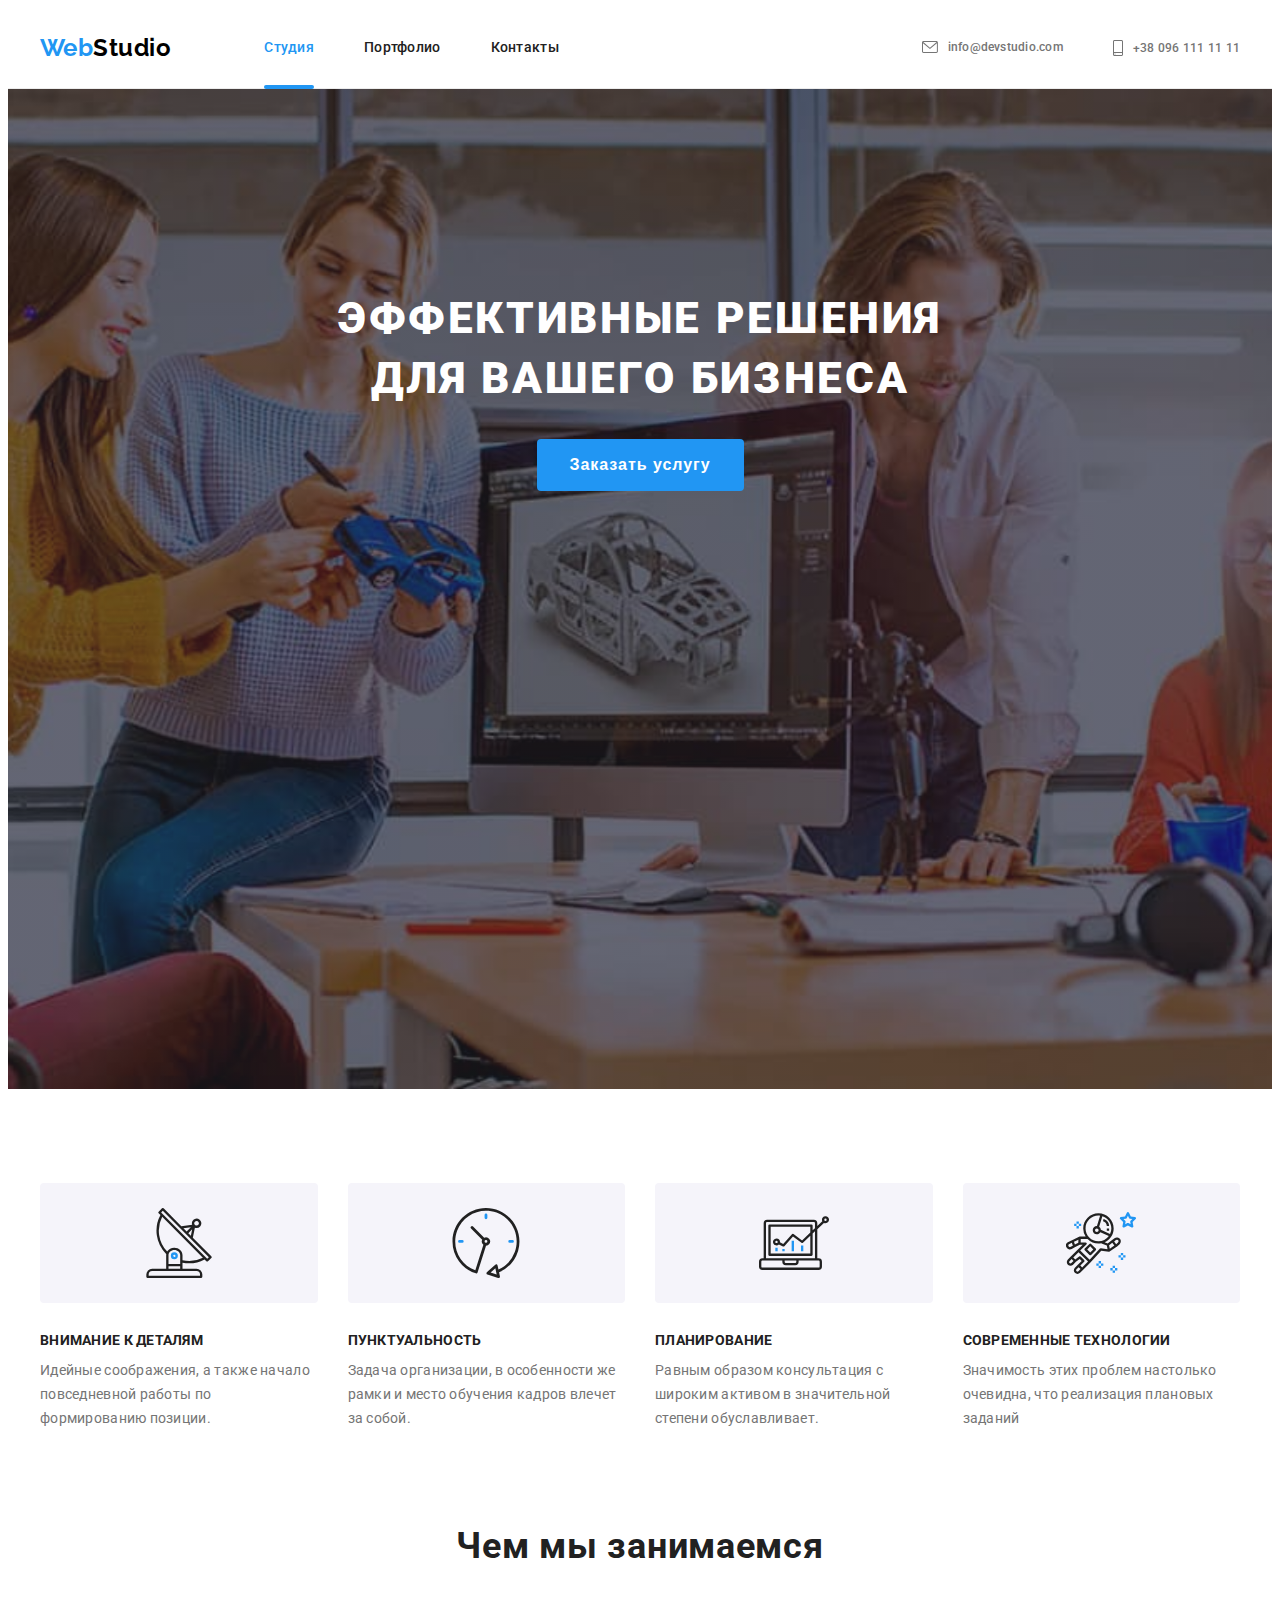
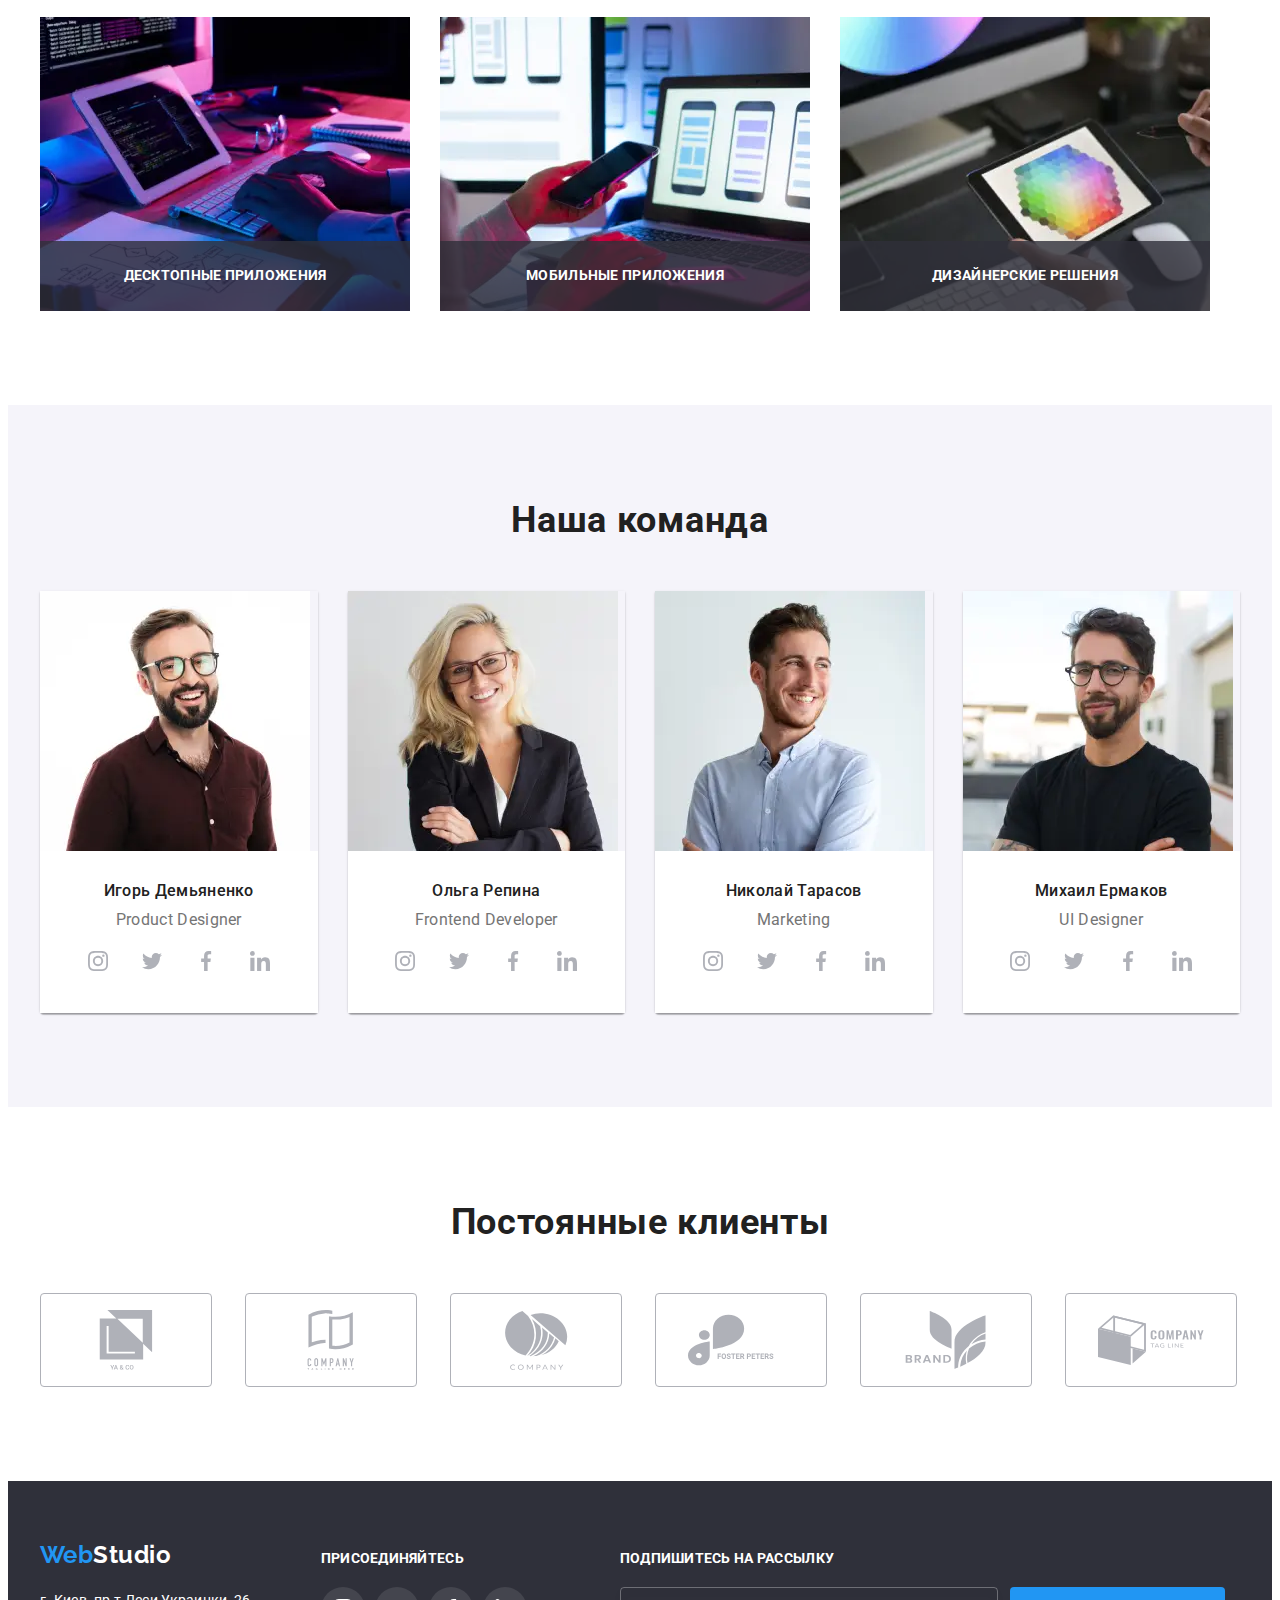
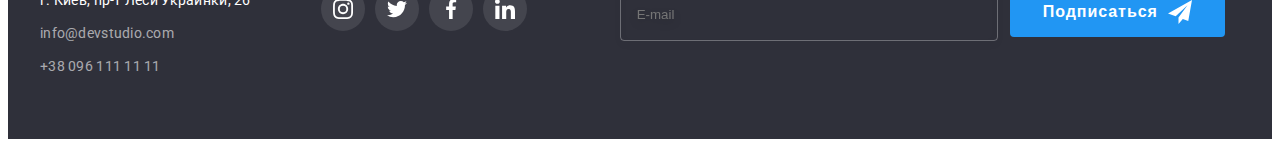
<file: index.html>
<!DOCTYPE html>
<html lang="ru">
  <head>
    <meta charset="UTF-8" />
    <meta http-equiv="X-UA-Compatible" content="IE=edge" />
    <meta name="viewport" content="width=device-width, initial-scale=1.0, user-scalable=yes" />

    <title>WebStudio</title>
    <link rel="preconnect" href="https://fonts.gstatic.com" />
    <link
      href="https://fonts.googleapis.com/css2?family=Raleway:wght@400;500;700&family=Roboto:wght@300;400;500;700;900&display=swap"
      rel="stylesheet"
    />
    <link
      rel="stylesheet"
      href="https://cdnjs.cloudflare.com/ajax/libs/modern-normalize/1.1.0/modern-normalize.min.css"
      integrity="sha512-wpPYUAdjBVSE4KJnH1VR1HeZfpl1ub8YT/NKx4PuQ5NmX2tKuGu6U/JRp5y+Y8XG2tV+wKQpNHVUX03MfMFn9Q=="
      crossorigin="anonymous"
      referrerpolicy="no-referrer"
    />
    <link rel="stylesheet" href="./css/main.min.css" />
  </head>
  <body>
    <!-- ========Header======== -->

    <header class="header">
      <div class="header__line container">
        <nav class="header__nav">
          <a lang="en" class="logo__header link" href="./"
            ><span class="logo__accent">Web</span>Studio</a
          >
          <ul class="menu__list list">
            <li class="menu__item">
              <a class="menu__link link current" href="./index.html">Студия</a>
            </li>
            <li class="menu__item">
              <a class="menu__link link" href="./portfolio.html">Портфолио</a>
            </li>
            <li class="menu__item">
              <a class="menu__link link" href="">Контакты</a>
            </li>
          </ul>
        </nav>
        <button class="burger-btn" data-menu-open>
          <svg class="burger-btn__icon">
            <use href="./images/sprite.svg#icon-menu-burg"></use>
          </svg>
        </button>
        <ul class="header-contacts__list list">
          <li class="header-contacts__item">
            <a class="header-contacts__link link" href="mailto:info@devstudio.com">
              <svg class="header-contacts__svg" width="16px" height="12px">
                <use href="./images/sprite.svg#icon-envelope"></use>
              </svg>
              info@devstudio.com</a
            >
          </li>
          <li class="header-contacts__item">
            <a class="header-contacts__link link" href="tel:+380961111111">
              <svg class="header-contacts__svg" width="10px" height="16px">
                <use href="./images/sprite.svg#icon-smartphone"></use>
              </svg>
              +38 096 111 11 11</a
            >
          </li>
        </ul>
      </div>
      <div class="mobile-menu" data-menu>
        <div class="container mobile-menu__container">
          <button class="close-btn mobile-menu__close-btn" data-menu-close>
            <svg class="close-btn__icon">
              <use href="./images/sprite.svg#icon-menu-close"></use>
            </svg>
          </button>
          <ul class="nav-list list">
            <li class="nav-list__item">
              <a class="nav-list__link link current" href="./index.html">Студия</a>
            </li>
            <li class="nav-list__item">
              <a class="nav-list__link link" href="./portfolio.html">Портфолио</a>
            </li>
            <li class="nav-list__item">
              <a href="" class="nav-list__link link">Контакты</a>
            </li>
          </ul>
          <div class="mobile-menu__wrapper">
            <ul class="mobile-contact__list list">
              <li class="mobile-contact__item">
                <a class="mobile-contact-tel__link link" href="tel:+380961111111"
                  >+38 096 111 11 11</a
                >
              </li>
              <li class="mobile-contact__item">
                <a class="mobile-contact-mailto__link link" href="malito:info@devstudio.com"
                  >info@devstudio.com</a
                >
              </li>
            </ul>
            <ul class="mobile-social-list list">
              <li class="mobile-social-list__item">
                <a href="" class="mobile-social-list__link link">Instagram</a>
              </li>
              <li class="mobile-social-list__item">
                <a href="" class="mobile-social-list__link link">Twitter</a>
              </li>
              <li class="mobile-social-list__item">
                <a href="" class="mobile-social-list__link link">Facebook</a>
              </li>
              <li class="">
                <a href="" class="mobile-social-list__link link">Linkedin</a>
              </li>
            </ul>
          </div>
        </div>
      </div>
    </header>

    <!-- =========Hero======== -->

    <main>
      <section class="hero">
        <div class="container">
          <h1 class="hero__title">Эффективные решения <br />для вашего бизнеса</h1>
          <button class="button" type="button" data-modal-open>Заказать услугу</button>
        </div>
      </section>

      <!-- ========Features======== -->

      <section class="features section">
        <div class="container">
          <h2 class="visually-hidden">Принципы работы студии</h2>
          <ul class="page__grid list">
            <li class="features__item">
              <div class="features__image">
                <svg width="70px" height="70px">
                  <use href="./images/sprite.svg#icon-antenna"></use>
                </svg>
              </div>
              <h3 class="features__title page__title">Внимание к деталям</h3>
              <p class="features__desc">
                Идейные соображения, а также начало повседневной работы по формированию позиции.
              </p>
            </li>
            <li class="features__item">
              <div class="features__image">
                <svg width="70px" height="70px">
                  <use href="./images/sprite.svg#icon-clock"></use>
                </svg>
              </div>
              <h3 class="features__title page__title">Пунктуальность</h3>
              <p class="features__desc">
                Задача организации, в особенности же рамки и место обучения кадров влечет за собой.
              </p>
            </li>
            <li class="features__item">
              <div class="features__image">
                <svg width="70px" height="70px">
                  <use href="./images/sprite.svg#icon-diagram"></use>
                </svg>
              </div>
              <h3 class="features__title page__title">Планирование</h3>
              <p class="features__desc">
                Равным образом консультация с широким активом в значительной степени обуславливает.
              </p>
            </li>
            <li class="features__item">
              <div class="features__image">
                <svg width="70px" height="70px">
                  <use href="./images/sprite.svg#icon-astronaut"></use>
                </svg>
              </div>
              <h3 class="features__title page__title">Современные технологии</h3>
              <p class="features__desc">
                Значимость этих проблем настолько очевидна, что реализация плановых заданий
              </p>
            </li>
          </ul>
        </div>
      </section>
      <!-- ========Services======== -->
      <section class="section-box">
        <div class="container services">
          <h2 class="subtitle">Чем мы занимаемся</h2>
          <ul class="services__list list">
            <li class="services__item">
              <div class="services__card">
                <picture>
                  <source
                    srcset="
                      ./images/services/serv1-webp.webp    1x,
                      ./images/services/serv1-webp@2x.webp 2x
                    "
                    type="image/webp"
                  />
                  <source
                    srcset="
                      ./images/services/serv1-img.jpg    1x,
                      ./images/services/serv1-img@2x.jpg 2x
                    "
                  />

                  <img
                    class=""
                    src="#"
                    alt="разработка деcктопного приложения"
                    width="370"
                    height="294"
                  />
                </picture>

                <p class="page__title services__desc">Десктопные приложения</p>
              </div>
            </li>
            <li class="services__item">
              <div class="services__card">
                <picture>
                  <source
                    srcset="
                      ./images/services/serv2-webp.webp    1x,
                      ./images/services/serv2-webp@2x.webp 2x
                    "
                    type="image/webp"
                  />
                  <source
                    srcset="
                      ./images/services/serv2-img.jpg    1x,
                      ./images/services/serv2-img@2x.jpg 2x
                    "
                  />

                  <img
                    class=""
                    src="#"
                    alt="разработка мобильного приложения"
                    width="370"
                    height="294"
                  />
                </picture>

                <h3 class="page__title services__desc">Мобильные приложения</h3>
              </div>
            </li>
            <li class="services__item">
              <div class="services__card">
                <picture>
                  <source
                    srcset="
                      ./images/services/serv3-webp.webp    1x,
                      ./images/services/serv3-webp@2x.webp 2x
                    "
                    type="image/webp"
                  />
                  <source
                    srcset="
                      ./images/services/serv3-img.jpg    1x,
                      ./images/services/serv3-img@2x.jpg 2x
                    "
                  />

                  <img
                    class=""
                    src="#"
                    alt="разработка приложения для планшета"
                    width="370"
                    height="294"
                  />
                </picture>

                <h3 class="page__title services__desc">Дизайнерские решения</h3>
              </div>
            </li>
          </ul>
        </div>
      </section>

      <!-- ========Team======== -->

      <section class="team section">
        <div class="container">
          <h2 class="subtitle">Наша команда</h2>
          <ul class="page__grid list">
            <li class="team__item">
              <picture>
                <source
                  media="(min-width: 1200px)"
                  srcset="
                    ./images/team/team1-webp-desktop.webp    1x,
                    ./images/team/team1-webp-desktop@2x.webp 2x
                  "
                  type="image/webp"
                />
                <source
                  media="(min-width: 1200px)"
                  srcset="
                    ./images/team/team1-img-desktop.jpg    1x,
                    ./images/team/team1-img-desktop@2x.jpg 2x
                  "
                />

                <source
                  media="(min-width: 768px)"
                  srcset="
                    ./images/team/team1-webp-tablet.webp    1x,
                    ./images/team/team1-webp-tablet@2x.webp 2x
                  "
                  type="image/webp"
                />
                <source
                  media="(min-width: 768px)"
                  srcset="
                    ./images/team/team1-img-tablet.jpg    1x,
                    ./images/team/team1-img-tablet@2x.jpg 2x
                  "
                />

                <source
                  media="(min-width: 320px)"
                  srcset="
                    ./images/team/team1-webp-mobile.webp    1x,
                    ./images/team/team1-webp-mobile@2x.webp 2x
                  "
                  type="image/webp"
                />
                <source
                  media="(min-width: 320px)"
                  srcset="
                    ./images/team/team1-img-mobile.jpg    1x,
                    ./images/team/team1-img-mobile@2x.jpg 2x
                  "
                />

                <img class="team-img" src="#" alt="Игорь Демьяненко" />
              </picture>

              <div class="team-card">
                <h3 class="team-card__name">Игорь Демьяненко</h3>
                <p class="team-card__profession">Product Designer</p>
                <ul class="social__list list">
                  <li class="social__item">
                    <a class="social__link link" href="">
                      <svg class="social__svg" width="20px" height="20px">
                        <use href="./images/sprite.svg#icon-instagram"></use>
                      </svg>
                    </a>
                  </li>
                  <li class="social__item">
                    <a class="social__link link" href="">
                      <svg class="social__svg" width="20px" height="20px">
                        <use href="./images/sprite.svg#icon-twitter"></use>
                      </svg>
                    </a>
                  </li>
                  <li class="social__item">
                    <a class="social__link link" href="">
                      <svg class="social__svg" width="20px" height="20px">
                        <use href="./images/sprite.svg#icon-facebook"></use>
                      </svg>
                    </a>
                  </li>
                  <li class="social__item">
                    <a class="social__link link" href="">
                      <svg class="social__svg" width="20px" height="20px">
                        <use href="./images/sprite.svg#icon-linkedin"></use>
                      </svg>
                    </a>
                  </li>
                </ul>
              </div>
            </li>
            <li class="team__item">
              <picture>
                <source
                  media="(min-width: 1200px)"
                  srcset="
                    ./images/team/team2-webp-desktop.webp    1x,
                    ./images/team/team2-webp-desktop@2x.webp 2x
                  "
                  type="image/webp"
                />
                <source
                  media="(min-width: 1200px)"
                  srcset="
                    ./images/team/team2-img-desktop.jpg    1x,
                    ./images/team/team2-img-desktop@2x.jpg 2x
                  "
                />

                <source
                  media="(min-width: 768px)"
                  srcset="
                    ./images/team/team2-webp-tablet.webp    1x,
                    ./images/team/team2-webp-tablet@2x.webp 2x
                  "
                  type="image/webp"
                />
                <source
                  media="(min-width: 768px)"
                  srcset="
                    ./images/team/team2-img-tablet.jpg    1x,
                    ./images/team/team2-img-tablet@2x.jpg 2x
                  "
                />

                <source
                  media="(min-width: 320px)"
                  srcset="
                    ./images/team/team2-webp-mobile.webp    1x,
                    ./images/team/team2-webp-mobile@2x.webp 2x
                  "
                  type="image/webp"
                />
                <source
                  media="(min-width: 320px)"
                  srcset="
                    ./images/team/team2-img-mobile.jpg    1x,
                    ./images/team/team2-img-mobile@2x.jpg 2x
                  "
                />

                <img class="team-img" src="#" alt="Ольга Репина" />
              </picture>

              <div class="team-card">
                <h3 class="team-card__name">Ольга Репина</h3>
                <p class="team-card__profession">Frontend Developer</p>
                <ul class="social__list list">
                  <li class="social__item">
                    <a class="social__link link" href="">
                      <svg class="team-sosial-svg" width="20px" height="20px">
                        <use href="./images/sprite.svg#icon-instagram"></use>
                      </svg>
                    </a>
                  </li>
                  <li class="social__item">
                    <a class="social__link link" href="">
                      <svg class="social__svg" width="20px" height="20px">
                        <use href="./images/sprite.svg#icon-twitter"></use>
                      </svg>
                    </a>
                  </li>
                  <li class="social__item">
                    <a class="social__link link" href="">
                      <svg class="social__svg" width="20px" height="20px">
                        <use href="./images/sprite.svg#icon-facebook"></use>
                      </svg>
                    </a>
                  </li>
                  <li class="social__item">
                    <a class="social__link link" href="">
                      <svg class="social__svg" width="20px" height="20px">
                        <use href="./images/sprite.svg#icon-linkedin"></use>
                      </svg>
                    </a>
                  </li>
                </ul>
              </div>
            </li>
            <li class="team__item">
              <picture>
                <source
                  media="(min-width: 1200px)"
                  srcset="
                    ./images/team/team3-webp-desktop.webp    1x,
                    ./images/team/team3-webp-desktop@2x.webp 2x
                  "
                  type="image/webp"
                />
                <source
                  media="(min-width: 1200px)"
                  srcset="
                    ./images/team/team3-img-desktop.jpg    1x,
                    ./images/team/team3-img-desktop@2x.jpg 2x
                  "
                />

                <source
                  media="(min-width: 768px)"
                  srcset="
                    ./images/team/team3-webp-tablet.webp    1x,
                    ./images/team/team3-webp-tablet@2x.webp 2x
                  "
                  type="image/webp"
                />
                <source
                  media="(min-width: 768px)"
                  srcset="
                    ./images/team/team3-img-tablet.jpg    1x,
                    ./images/team/team3-img-tablet@2x.jpg 2x
                  "
                />

                <source
                  media="(min-width: 320px)"
                  srcset="
                    ./images/team/team3-webp-mobile.webp    1x,
                    ./images/team/team3-webp-mobile@2x.webp 2x
                  "
                  type="image/webp"
                />
                <source
                  media="(min-width: 320px)"
                  srcset="
                    ./images/team/team3-img-mobile.jpg    1x,
                    ./images/team/team3-img-mobile@2x.jpg 2x
                  "
                />

                <img class="team-img" src="#" alt="Николай Тарасов" />
              </picture>

              <div class="team-card">
                <h3 class="team-card__name">Николай Тарасов</h3>
                <p class="team-card__profession">Marketing</p>
                <ul class="social__list list">
                  <li class="social__item">
                    <a class="social__link link" href="">
                      <svg class="social__svg" width="20px" height="20px">
                        <use href="./images/sprite.svg#icon-instagram"></use>
                      </svg>
                    </a>
                  </li>
                  <li class="social__item">
                    <a class="social__link link" href="">
                      <svg class="social__svg" width="20px" height="20px">
                        <use href="./images/sprite.svg#icon-twitter"></use>
                      </svg>
                    </a>
                  </li>
                  <li class="social__item">
                    <a class="social__link link" href="">
                      <svg class="social__svg" width="20px" height="20px">
                        <use href="./images/sprite.svg#icon-facebook"></use>
                      </svg>
                    </a>
                  </li>
                  <li class="social__item">
                    <a class="social__link link" href="">
                      <svg class="social__svg" width="20px" height="20px">
                        <use href="./images/sprite.svg#icon-linkedin"></use>
                      </svg>
                    </a>
                  </li>
                </ul>
              </div>
            </li>
            <li class="team__item">
              <picture>
                <source
                  media="(min-width: 1200px)"
                  srcset="
                    ./images/team/team4-webp-desktop.webp    1x,
                    ./images/team/team4-webp-desktop@2x.webp 2x
                  "
                  type="image/webp"
                />
                <source
                  media="(min-width: 1200px)"
                  srcset="
                    ./images/team/team4-img-desktop.jpg    1x,
                    ./images/team/team4-img-desktop@2x.jpg 2x
                  "
                />

                <source
                  media="(min-width: 768px)"
                  srcset="
                    ./images/team/team4-webp-tablet.webp    1x,
                    ./images/team/team4-webp-tablet@2x.webp 2x
                  "
                  type="image/webp"
                />
                <source
                  media="(min-width: 768px)"
                  srcset="
                    ./images/team/team4-img-tablet.jpg    1x,
                    ./images/team/team4-img-tablet@2x.jpg 2x
                  "
                />

                <source
                  media="(min-width: 320px)"
                  srcset="
                    ./images/team/team4-webp-mobile.webp    1x,
                    ./images/team/team4-webp-mobile@2x.webp 2x
                  "
                  type="image/webp"
                />
                <source
                  media="(min-width: 320px)"
                  srcset="
                    ./images/team/team4-img-mobile.jpg    1x,
                    ./images/team/team4-img-mobile@2x.jpg 2x
                  "
                />

                <img class="team-img" src="#" alt="Михаил Ермаков" />
              </picture>

              <div class="team-card">
                <h3 class="team-card__name">Михаил Ермаков</h3>
                <p class="team-card__profession">UI Designer</p>
                <ul class="social__list list">
                  <li class="social__item">
                    <a class="social__link link" href="">
                      <svg class="social__svg" width="20px" height="20px">
                        <use href="./images/sprite.svg#icon-instagram"></use>
                      </svg>
                    </a>
                  </li>
                  <li class="social__item">
                    <a class="social__link link" href="">
                      <svg class="social__svg" width="20px" height="20px">
                        <use href="./images/sprite.svg#icon-twitter"></use>
                      </svg>
                    </a>
                  </li>
                  <li class="social__item">
                    <a class="social__link link" href="">
                      <svg class="social__svg" width="20px" height="20px">
                        <use href="./images/sprite.svg#icon-facebook"></use>
                      </svg>
                    </a>
                  </li>
                  <li class="social__item">
                    <a class="social__link link" href="">
                      <svg class="social__svg" width="20px" height="20px">
                        <use href="./images/sprite.svg#icon-linkedin"></use>
                      </svg>
                    </a>
                  </li>
                </ul>
              </div>
            </li>
          </ul>
        </div>
      </section>

      <!-- =======Clients====== -->

      <section class="section">
        <div class="container">
          <h2 class="subtitle">Постоянные клиенты</h2>
          <ul class="page__grid clients__list list">
            <li class="clients__item">
              <a class="clients__link link" href="">
                <svg class="clients__svg">
                  <use href="./images/sprite.svg#icon-client1"></use>
                </svg>
              </a>
            </li>
            <li class="clients__item">
              <a class="clients__link link" href="">
                <svg class="clients__svg">
                  <use href="./images/sprite.svg#icon-client2"></use>
                </svg>
              </a>
            </li>
            <li class="clients__item">
              <a class="clients__link link" href="">
                <svg class="clients__svg">
                  <use href="./images/sprite.svg#icon-client3"></use>
                </svg>
              </a>
            </li>
            <li class="clients__item">
              <a class="clients__link link" href="">
                <svg class="clients__svg">
                  <use href="./images/sprite.svg#icon-client4"></use>
                </svg>
              </a>
            </li>
            <li class="clients__item">
              <a class="clients__link link" href="">
                <svg class="clients__svg">
                  <use href="./images/sprite.svg#icon-client5"></use>
                </svg>
              </a>
            </li>
            <li class="clients__item">
              <a class="clients__link link" href="">
                <svg class="clients__svg">
                  <use href="./images/sprite.svg#icon-client6"></use>
                </svg>
              </a>
            </li>
          </ul>
        </div>
      </section>
    </main>

    <!-- ========Footer======== -->

    <footer class="footer">
      <div class="footer__line container">
        <div class="footer-thumb-tablet">
          <div class="footer-thumb">
            <a lang="en" class="logo__footer link" href="/"
              ><span class="logo__accent">Web</span>Studio</a
            >
            <address class="footer-address list">г. Киев, пр-т Леси Украинки, 26</address>
            <ul class="footer-contact__list list">
              <li class="footer-contact__item">
                <a class="footer-contact__link link" href="malito:info@devstudio.com"
                  >info@devstudio.com</a
                >
              </li>
              <li class="footer-contact__item">
                <a class="footer-contact__link link" href="tel:+380961111111">+38 096 111 11 11</a>
              </li>
            </ul>
          </div>
          <div class="footer-social-contacts footer-thumb">
            <h3 class="page__title social__title--white">Присоединяйтесь</h3>
            <ul class="social__list list">
              <li class="social__item social__item--white">
                <a class="social__link link social__link--white" href="">
                  <svg class="social__svg" width="20px" height="20px">
                    <use href="./images/sprite.svg#icon-instagram"></use>
                  </svg>
                </a>
              </li>
              <li class="social__item social__item--white">
                <a class="social__link link social__link--white" href="">
                  <svg class="sosial__svg" width="20px" height="20px">
                    <use href="./images/sprite.svg#icon-twitter"></use>
                  </svg>
                </a>
              </li>
              <li class="social__item social__item--white">
                <a class="social__link link social__link--white" href="">
                  <svg class="social__svg" width="20px" height="20px">
                    <use href="./images/sprite.svg#icon-facebook"></use>
                  </svg>
                </a>
              </li>
              <li class="social__item social__item--white">
                <a class="social__link link social__link--white" href="">
                  <svg class="social__svg" width="20px" height="20px">
                    <use href="./images/sprite.svg#icon-linkedin"></use>
                  </svg>
                </a>
              </li>
            </ul>
          </div>
        </div>
        <div class="footer__signup">
          <h3 class="page__title social__title--white">Подпишитесь на рассылку</h3>
          <form class="footer-form" name="form-singup" autocomplete="on">
            <label class="footer-form__lable">
              <input class="footer-form__input" type="email" name="email" placeholder="E-mail" />
            </label>
            <button class="button__footer button" type="submit">
              Подписаться
              <svg class="button__footer--svg" width="24px" height="24px">
                <use href="./images/sprite.svg#icon-send"></use>
              </svg>
            </button>
          </form>
        </div>
      </div>
    </footer>

    <!-- =======Backdrop======== -->

    <div class="backdrop is-hidden" data-modal>
      <div class="modal">
        <button class="modal__close" type="button" data-modal-close>
          <svg width="18" height="18">
            <use href="./images/sprite.svg#icon-close"></use>
          </svg>
        </button>
        <form class="form">
          <p class="form__title">Оставьте свои данные, мы вам перезвоним</p>
          <div class="modal-form">
            <label class="modal-form__lable">
              Имя
              <input class="modal-form__input" type="text" name="name" placeholder=" " required />
              <svg class="modal-form__input--svg" width="18px" height="18px">
                <use href="./images/sprite.svg#icon-person-modal"></use>
              </svg>
            </label>
          </div>
          <div class="modal-form">
            <label class="modal-form__lable">
              Телефон
              <input class="modal-form__input" type="number" name="tel" placeholder=" " required />
              <svg class="modal-form__input--svg" width="18px" height="18px">
                <use href="./images/sprite.svg#icon-phone-modal"></use>
              </svg>
            </label>
          </div>
          <div class="modal-form">
            <label class="modal-form__lable">
              Почта
              <input class="modal-form__input" type="email" name="email" placeholder=" " required />
              <svg class="modal-form__input--svg" width="18px" height="18px">
                <use href="./images/sprite.svg#icon-email-modal"></use>
              </svg>
            </label>
          </div>
          <div class="modal-form">
            <label class="modal-form__lable modal-form__textarea">
              Комментарий
              <textarea
                class="modal-form__comment modal-form__input"
                name="comment"
                rows="5"
                placeholder="Введите текст"
              ></textarea>
            </label>
          </div>
          <div class="modal-form">
            <label class="modal-form__checkbox">
              <input
                class="checkbox"
                type="checkbox"
                name="topic"
                value="checked"
                checked
                required
              />
              <span class="checkbox__icon"></span>
              <span
                >Соглашаюсь с рассылкой и принимаю
                <a class="checkbox__link" href="#">Условия договора</a></span
              >
            </label>
          </div>

          <button class="button__form button" type="submit">Отправить</button>
        </form>
      </div>
    </div>

    <script src="./js/modal.js"></script>
    <script src="./js/menu.js"></script>
  </body>
</html>
</file>
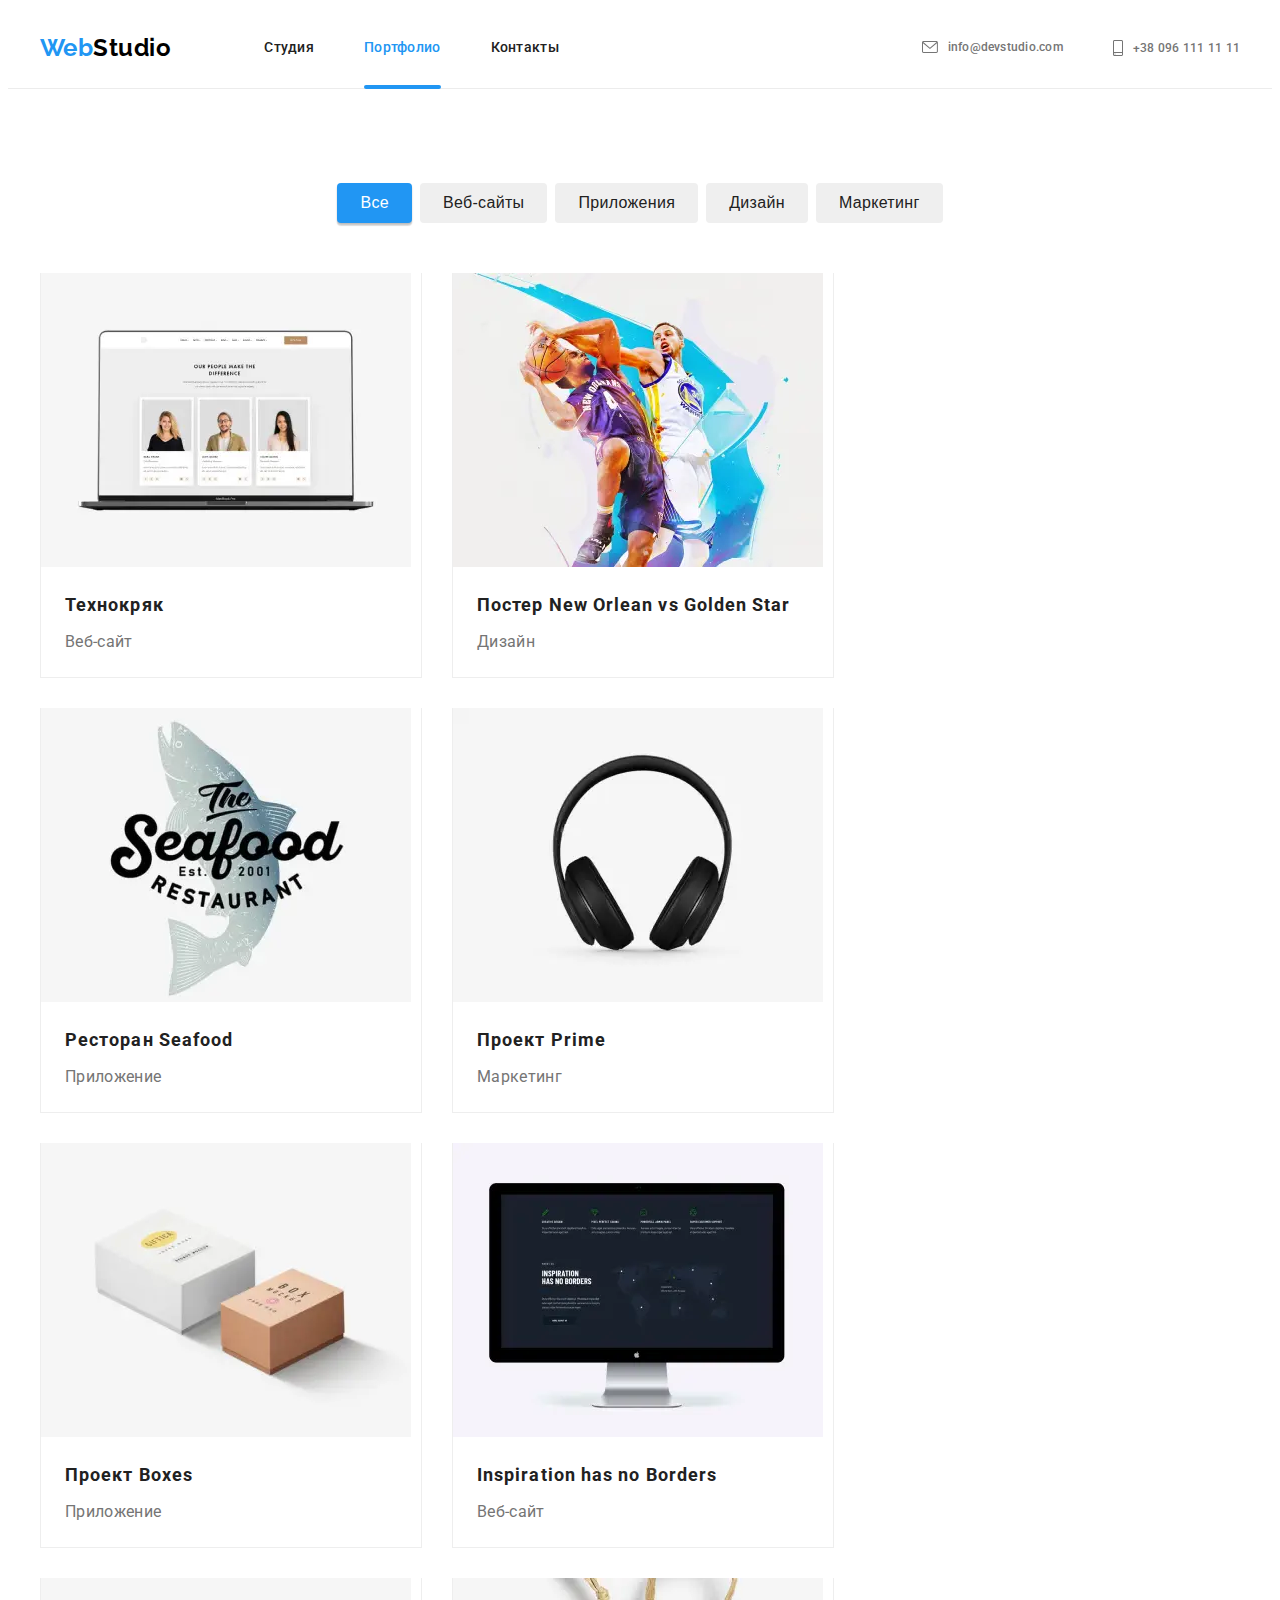
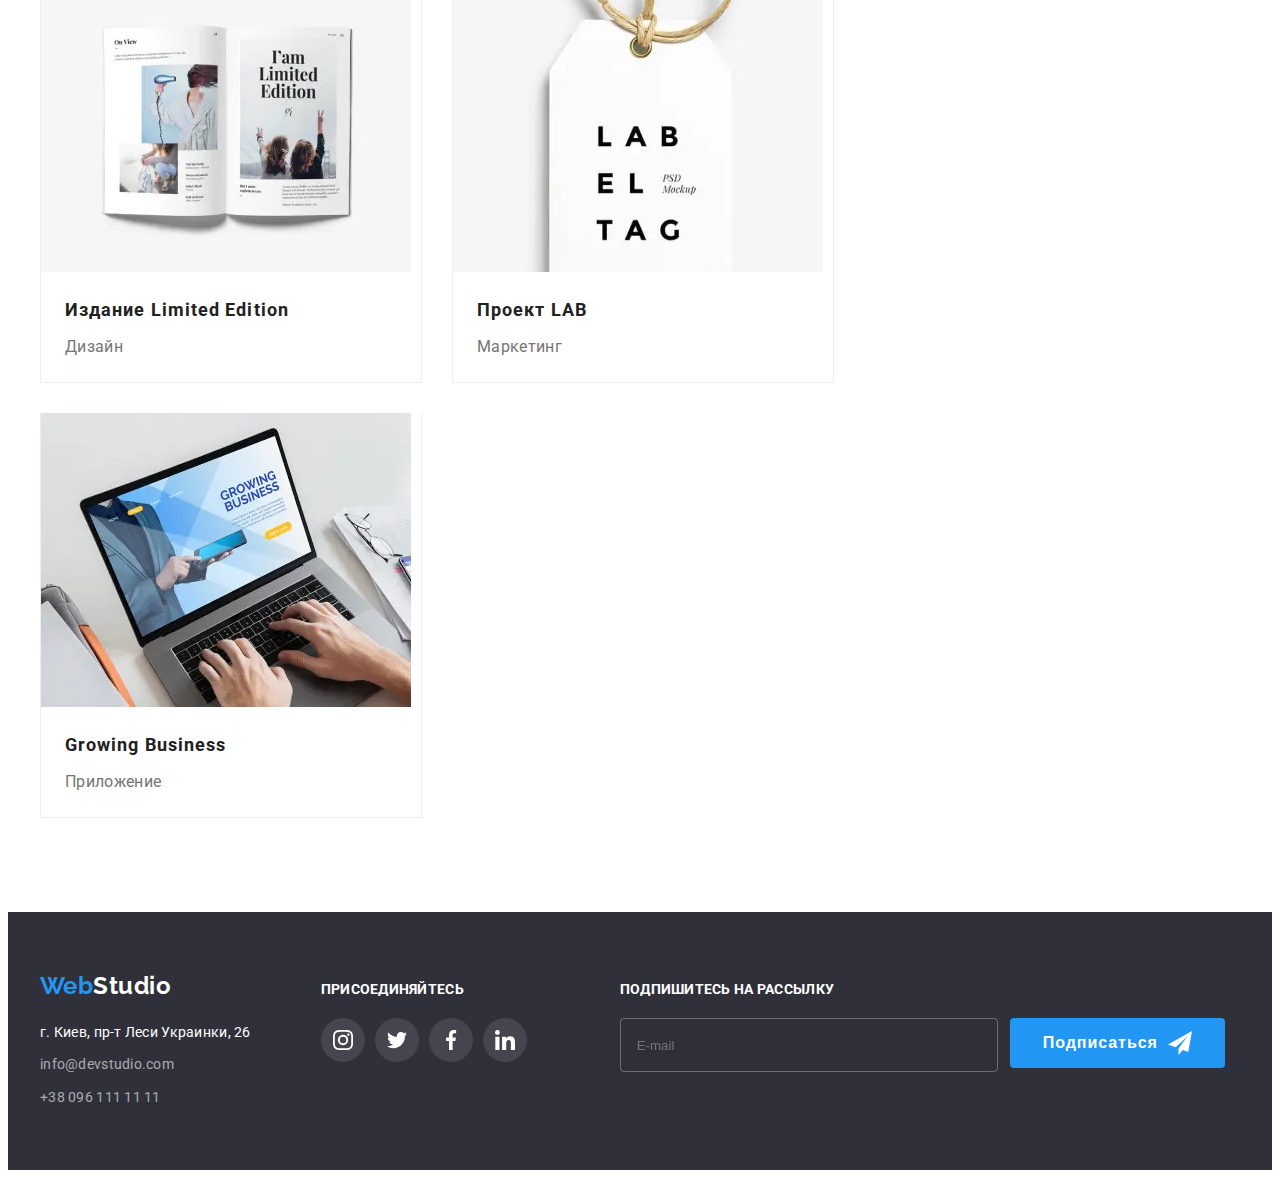
<file: portfolio.html>
<!DOCTYPE html>
<html lang="ru">
  <head>
    <meta charset="UTF-8" />
    <meta http-equiv="X-UA-Compatible" content="IE=edge" />
    <meta name="viewport" content="width=device-width, initial-scale=1.0, user-scalable=yes" />
    <title>WebStudio</title>
    <link rel="preconnect" href="https://fonts.gstatic.com" />
    <link
      href="https://fonts.googleapis.com/css2?family=Raleway:wght@400;500;700&family=Roboto:wght@300;400;500;700;900&display=swap"
      rel="stylesheet"
    />
    <link
      rel="stylesheet"
      href="https://cdnjs.cloudflare.com/ajax/libs/modern-normalize/1.1.0/modern-normalize.min.css"
      integrity="sha512-wpPYUAdjBVSE4KJnH1VR1HeZfpl1ub8YT/NKx4PuQ5NmX2tKuGu6U/JRp5y+Y8XG2tV+wKQpNHVUX03MfMFn9Q=="
      crossorigin="anonymous"
      referrerpolicy="no-referrer"
    />
    <link rel="stylesheet" href="./css/main.min.css" />
  </head>
  <body>
    <!-- =======Header====== -->
    <header class="header">
      <div class="header__line container">
        <nav class="header__nav">
          <a lang="en" class="logo__header link" href="./"
            ><span class="logo__accent">Web</span>Studio</a
          >
          <ul class="menu__list list">
            <li class="menu__item">
              <a class="menu__link link" href="./index.html">Студия</a>
            </li>
            <li class="menu__item">
              <a class="menu__link link current" href="./portfolio.html">Портфолио</a>
            </li>
            <li class="menu__item">
              <a class="menu__link link" href="">Контакты</a>
            </li>
          </ul>
        </nav>
        <button class="burger-btn" data-menu-open>
          <svg class="burger-btn__icon">
            <use href="./images/sprite.svg#icon-menu-burg"></use>
          </svg>
        </button>
        <ul class="header-contacts__list list">
          <li class="header-contacts__item">
            <a class="header-contacts__link link" href="mailto:info@devstudio.com">
              <svg class="header-contacts__svg" width="16px" height="12px">
                <use href="./images/sprite.svg#icon-envelope"></use>
              </svg>
              info@devstudio.com</a
            >
          </li>
          <li class="header-contacts__item">
            <a class="header-contacts__link link" href="tel:+380961111111">
              <svg class="header-contacts__svg" width="10px" height="16px">
                <use href="./images/sprite.svg#icon-smartphone"></use>
              </svg>
              +38 096 111 11 11</a
            >
          </li>
        </ul>
      </div>
      <div class="mobile-menu" data-menu>
        <div class="container mobile-menu__container">
          <button class="close-btn mobile-menu__close-btn" data-menu-close>
            <svg class="close-btn__icon">
              <use href="./images/sprite.svg#icon-menu-close"></use>
            </svg>
          </button>
          <ul class="nav-list list">
            <li class="nav-list__item">
              <a class="nav-list__link link" href="./index.html">Студия</a>
            </li>
            <li class="nav-list__item">
              <a class="nav-list__link link current" href="./portfolio.html">Портфолио</a>
            </li>
            <li class="nav-list__item">
              <a href="" class="nav-list__link link">Контакты</a>
            </li>
          </ul>
          <ul class="mobile-contact__list list">
            <li class="mobile-contact__item">
              <a class="mobile-contact-tel__link link" href="tel:+380961111111"
                >+38 096 111 11 11</a
              >
            </li>
            <li class="mobile-contact__item">
              <a class="mobile-contact-mailto__link link" href="malito:info@devstudio.com"
                >info@devstudio.com</a
              >
            </li>
          </ul>
          <ul class="mobile-social-list list">
            <li class="mobile-social-list__item">
              <a href="" class="mobile-social-list__link link">Instagram</a>
            </li>
            <li class="mobile-social-list__item">
              <a href="" class="mobile-social-list__link link">Twitter</a>
            </li>
            <li class="mobile-social-list__item">
              <a href="" class="mobile-social-list__link link">Facebook</a>
            </li>
            <li class="">
              <a href="" class="mobile-social-list__link link">Linkedin</a>
            </li>
          </ul>
        </div>
      </div>
    </header>

    <!-- =======Filter======= -->

    <main>
      <section class="section">
        <h1 class="visually-hidden">Наше портфолио</h1>
        <div class="container">
          <h2 class="visually-hidden">Фильтр</h2>
          <ul class="filter-menu list">
            <li class="filter-menu__item">
              <button class="filter-menu__btn current" type="button">Все</button>
            </li>

            <li class="filter-menu__item">
              <button class="filter-menu__btn" type="button">Веб-сайты</button>
            </li>

            <li class="filter-menu__item">
              <button class="filter-menu__btn" type="button">Приложения</button>
            </li>

            <li class="filter-menu__item">
              <button class="filter-menu__btn" type="button">Дизайн</button>
            </li>

            <li class="filter-menu__item">
              <button class="filter-menu__btn" type="button">Маркетинг</button>
            </li>
          </ul>

          <!-- =======Projects====== -->

          <ul class="page__grid list">
            <li class="projects__item">
              <a class="projects__link link" href="">
                <div class="projects-overlay">
                  <picture>
                    <source
                      media="(min-width: 1200px)"
                      srcset="
                        ./images/portfolio/port1-webp-desktop.webp    1x,
                        ./images/portfolio/port1-webp-desktop@2x.webp 2x
                      "
                      type="image/webp"
                    />
                    <source
                      media="(min-width: 1200px)"
                      srcset="
                        ./images/portfolio/port1-img-desktop.jpg    1x,
                        ./images/portfolio/port1-img-desktop@2x.jpg 2x
                      "
                    />

                    <source
                      media="(min-width: 768px)"
                      srcset="
                        ./images/portfolio/port1-webp-tablet.webp    1x,
                        ./images/portfolio/port1-webp-tablet@2x.webp 2x
                      "
                      type="image/webp"
                    />
                    <source
                      media="(min-width: 768px)"
                      srcset="
                        ./images/portfolio/port1-img-tablet.jpg    1x,
                        ./images/portfolio/port1-img-tablet@2x.jpg 2x
                      "
                    />

                    <source
                      media="(min-width: 320px)"
                      srcset="
                        ./images/portfolio/port1-webp-mobile.webp    1x,
                        ./images/portfolio/port1-webp-mobile@2x.webp 2x
                      "
                      type="image/webp"
                    />
                    <source
                      media="(min-width: 320px)"
                      srcset="
                        ./images/portfolio/port1-img-mobile.jpg    1x,
                        ./images/portfolio/port1-img-mobile@2x.jpg 2x
                      "
                    />

                    <img class="projects-img" src="#" alt="Открытый ноутбук" />
                  </picture>

                  <p class="projects-overlay__text">
                    Технокряк это современная площадка распространения коронавируса. Компании
                    используют эту площадку для цифрового шпионажа и атак на защищённые сервера
                    конкурентов.
                  </p>
                </div>
                <div class="card">
                  <h3 class="card__title">Технокряк</h3>
                  <p class="card__desc">Веб-сайт</p>
                </div>
              </a>
            </li>

            <li class="projects__item">
              <a class="projects__link link" href="">
                <div class="projects-overlay">
                  <picture>
                    <source
                      media="(min-width: 1200px)"
                      srcset="
                        ./images/portfolio/port2-webp-desktop.webp    1x,
                        ./images/portfolio/port2-webp-desktop@2x.webp 2x
                      "
                      type="image/webp"
                    />
                    <source
                      media="(min-width: 1200px)"
                      srcset="
                        ./images/portfolio/port2-img-desktop.jpg    1x,
                        ./images/portfolio/port2-img-desktop@2x.jpg 2x
                      "
                    />

                    <source
                      media="(min-width: 768px)"
                      srcset="
                        ./images/portfolio/port2-webp-tablet.webp    1x,
                        ./images/portfolio/port2-webp-tablet@2x.webp 2x
                      "
                      type="image/webp"
                    />
                    <source
                      media="(min-width: 768px)"
                      srcset="
                        ./images/portfolio/port2-img-tablet.jpg    1x,
                        ./images/portfolio/port2-img-tablet@2x.jpg 2x
                      "
                    />

                    <source
                      media="(min-width: 320px)"
                      srcset="
                        ./images/portfolio/port2-webp-mobile.webp    1x,
                        ./images/portfolio/port2-webp-mobile@2x.webp 2x
                      "
                      type="image/webp"
                    />
                    <source
                      media="(min-width: 320px)"
                      srcset="
                        ./images/portfolio/port2-img-mobile.jpg    1x,
                        ./images/portfolio/port2-img-mobile@2x.jpg 2x
                      "
                    />

                    <img class="projects-img" src="#" alt="Два баскетболиста" />
                  </picture>

                  <p class="projects-overlay__text">
                    Технокряк это современная площадка распространения коронавируса. Компании
                    используют эту площадку для цифрового шпионажа и атак на защищённые сервера
                    конкурентов.
                  </p>
                </div>
                <div class="card">
                  <h3 class="card__title">
                    Постер <span lang="en">New Orlean vs Golden Star</span>
                  </h3>
                  <p class="card__desc">Дизайн</p>
                </div>
              </a>
            </li>

            <li class="projects__item">
              <a class="projects__link link" href="">
                <div class="projects-overlay">
                  <picture>
                    <source
                      media="(min-width: 1200px)"
                      srcset="
                        ./images/portfolio/port3-webp-desktop.webp    1x,
                        ./images/portfolio/port3-webp-desktop@2x.webp 2x
                      "
                      type="image/webp"
                    />
                    <source
                      media="(min-width: 1200px)"
                      srcset="
                        ./images/portfolio/port3-img-desktop.jpg    1x,
                        ./images/portfolio/port3-img-desktop@2x.jpg 2x
                      "
                    />

                    <source
                      media="(min-width: 768px)"
                      srcset="
                        ./images/portfolio/port3-webp-tablet.webp    1x,
                        ./images/portfolio/port3-webp-tablet@2x.webp 2x
                      "
                      type="image/webp"
                    />
                    <source
                      media="(min-width: 768px)"
                      srcset="
                        ./images/portfolio/port3-img-tablet.jpg    1x,
                        ./images/portfolio/port3-img-tablet@2x.jpg 2x
                      "
                    />

                    <source
                      media="(min-width: 320px)"
                      srcset="
                        ./images/portfolio/port3-webp-mobile.webp    1x,
                        ./images/portfolio/port3-webp-mobile@2x.webp 2x
                      "
                      type="image/webp"
                    />
                    <source
                      media="(min-width: 320px)"
                      srcset="
                        ./images/portfolio/port3-img-mobile.jpg    1x,
                        ./images/portfolio/port3-img-mobile@2x.jpg 2x
                      "
                    />

                    <img class="projects-img" src="#" alt="Логотип рыбного ресторана" />
                  </picture>

                  <p class="projects-overlay__text">
                    Технокряк это современная площадка распространения коронавируса. Компании
                    используют эту площадку для цифрового шпионажа и атак на защищённые сервера
                    конкурентов.
                  </p>
                </div>
                <div class="card">
                  <h3 class="card__title">Ресторан <span lang="en">Seafood</span></h3>
                  <p class="card__desc">Приложение</p>
                </div>
              </a>
            </li>

            <li class="projects__item">
              <a class="projects__link link" href="">
                <div class="projects-overlay">
                  <picture>
                    <source
                      media="(min-width: 1200px)"
                      srcset="
                        ./images/portfolio/port4-webp-desktop.webp    1x,
                        ./images/portfolio/port4-webp-desktop@2x.webp 2x
                      "
                      type="image/webp"
                    />
                    <source
                      media="(min-width: 1200px)"
                      srcset="
                        ./images/portfolio/port4-img-desktop.jpg    1x,
                        ./images/portfolio/port4-img-desktop@2x.jpg 2x
                      "
                    />

                    <source
                      media="(min-width: 768px)"
                      srcset="
                        ./images/portfolio/port4-webp-tablet.webp    1x,
                        ./images/portfolio/port4-webp-tablet@2x.webp 2x
                      "
                      type="image/webp"
                    />
                    <source
                      media="(min-width: 768px)"
                      srcset="
                        ./images/portfolio/port4-img-tablet.jpg    1x,
                        ./images/portfolio/port4-img-tablet@2x.jpg 2x
                      "
                    />

                    <source
                      media="(min-width: 320px)"
                      srcset="
                        ./images/portfolio/port4-webp-mobile.webp    1x,
                        ./images/portfolio/port4-webp-mobile@2x.webp 2x
                      "
                      type="image/webp"
                    />
                    <source
                      media="(min-width: 320px)"
                      srcset="
                        ./images/portfolio/port4-img-mobile.jpg    1x,
                        ./images/portfolio/port4-img-mobile@2x.jpg 2x
                      "
                    />

                    <img class="projects-img" src="#" alt="Наушники" />
                  </picture>

                  <p class="projects-overlay__text">
                    Технокряк это современная площадка распространения коронавируса. Компании
                    используют эту площадку для цифрового шпионажа и атак на защищённые сервера
                    конкурентов.
                  </p>
                </div>
                <div class="card">
                  <h3 class="card__title">Проект <span lang="en">Prime</span></h3>
                  <p class="card__desc">Маркетинг</p>
                </div>
              </a>
            </li>

            <li class="projects__item">
              <a class="projects__link link" href="">
                <div class="projects-overlay">
                  <picture>
                    <source
                      media="(min-width: 1200px)"
                      srcset="
                        ./images/portfolio/port5-webp-desktop.webp    1x,
                        ./images/portfolio/port5-webp-desktop@2x.webp 2x
                      "
                      type="image/webp"
                    />
                    <source
                      media="(min-width: 1200px)"
                      srcset="
                        ./images/portfolio/port5-img-desktop.jpg    1x,
                        ./images/portfolio/port5-img-desktop@2x.jpg 2x
                      "
                    />

                    <source
                      media="(min-width: 768px)"
                      srcset="
                        ./images/portfolio/port5-webp-tablet.webp    1x,
                        ./images/portfolio/port5-webp-tablet@2x.webp 2x
                      "
                      type="image/webp"
                    />
                    <source
                      media="(min-width: 768px)"
                      srcset="
                        ./images/portfolio/port5-img-tablet.jpg    1x,
                        ./images/portfolio/port5-img-tablet@2x.jpg 2x
                      "
                    />

                    <source
                      media="(min-width: 320px)"
                      srcset="
                        ./images/portfolio/port5-webp-mobile.webp    1x,
                        ./images/portfolio/port5-webp-mobile@2x.webp 2x
                      "
                      type="image/webp"
                    />
                    <source
                      media="(min-width: 320px)"
                      srcset="
                        ./images/portfolio/port5-img-mobile.jpg    1x,
                        ./images/portfolio/port5-img-mobile@2x.jpg 2x
                      "
                    />

                    <img class="projects-img" src="#" alt="Две брендированные коробки" />
                  </picture>

                  <p class="projects-overlay__text">
                    Технокряк это современная площадка распространения коронавируса. Компании
                    используют эту площадку для цифрового шпионажа и атак на защищённые сервера
                    конкурентов.
                  </p>
                </div>
                <div class="card">
                  <h3 class="card__title">Проект <span lang="en">Boxes</span></h3>
                  <p class="card__desc">Приложение</p>
                </div>
              </a>
            </li>

            <li class="projects__item">
              <a class="projects__link link" href="">
                <div class="projects-overlay">
                  <picture>
                    <source
                      media="(min-width: 1200px)"
                      srcset="
                        ./images/portfolio/port6-webp-desktop.webp    1x,
                        ./images/portfolio/port6-webp-desktop@2x.webp 2x
                      "
                      type="image/webp"
                    />
                    <source
                      media="(min-width: 1200px)"
                      srcset="
                        ./images/portfolio/port6-img-desktop.jpg    1x,
                        ./images/portfolio/port6-img-desktop@2x.jpg 2x
                      "
                    />

                    <source
                      media="(min-width: 768px)"
                      srcset="
                        ./images/portfolio/port6-webp-tablet.webp    1x,
                        ./images/portfolio/port6-webp-tablet@2x.webp 2x
                      "
                      type="image/webp"
                    />
                    <source
                      media="(min-width: 768px)"
                      srcset="
                        ./images/portfolio/port6-img-tablet.jpg    1x,
                        ./images/portfolio/port6-img-tablet@2x.jpg 2x
                      "
                    />

                    <source
                      media="(min-width: 320px)"
                      srcset="
                        ./images/portfolio/port6-webp-mobile.webp    1x,
                        ./images/portfolio/port6-webp-mobile@2x.webp 2x
                      "
                      type="image/webp"
                    />
                    <source
                      media="(min-width: 320px)"
                      srcset="
                        ./images/portfolio/port6-img-mobile.jpg    1x,
                        ./images/portfolio/port6-img-mobile@2x.jpg 2x
                      "
                    />

                    <img class="projects-img" src="#" alt="Карта в мониторе" />
                  </picture>

                  <p class="projects-overlay__text">
                    Технокряк это современная площадка распространения коронавируса. Компании
                    используют эту площадку для цифрового шпионажа и атак на защищённые сервера
                    конкурентов.
                  </p>
                </div>
                <div class="card">
                  <h3 class="card__title">
                    <span lang="en">Inspiration has no Borders</span>
                  </h3>
                  <p class="card__desc">Веб-сайт</p>
                </div>
              </a>
            </li>

            <li class="projects__item">
              <a class="projects__link link" href="">
                <div class="projects-overlay">
                  <picture>
                    <source
                      media="(min-width: 1200px)"
                      srcset="
                        ./images/portfolio/port7-webp-desktop.webp    1x,
                        ./images/portfolio/port7-webp-desktop@2x.webp 2x
                      "
                      type="image/webp"
                    />
                    <source
                      media="(min-width: 1200px)"
                      srcset="
                        ./images/portfolio/port7-img-desktop.jpg    1x,
                        ./images/portfolio/port7-img-desktop@2x.jpg 2x
                      "
                    />

                    <source
                      media="(min-width: 768px)"
                      srcset="
                        ./images/portfolio/port7-webp-tablet.webp    1x,
                        ./images/portfolio/port7-webp-tablet@2x.webp 2x
                      "
                      type="image/webp"
                    />
                    <source
                      media="(min-width: 768px)"
                      srcset="
                        ./images/portfolio/port7-img-tablet.jpg    1x,
                        ./images/portfolio/port7-img-tablet@2x.jpg 2x
                      "
                    />

                    <source
                      media="(min-width: 320px)"
                      srcset="
                        ./images/portfolio/port7-webp-mobile.webp    1x,
                        ./images/portfolio/port7-webp-mobile@2x.webp 2x
                      "
                      type="image/webp"
                    />
                    <source
                      media="(min-width: 320px)"
                      srcset="
                        ./images/portfolio/port7-img-mobile.jpg    1x,
                        ./images/portfolio/port7-img-mobile@2x.jpg 2x
                      "
                    />

                    <img class="projects-img" src="#" alt="Открытая книга" />
                  </picture>

                  <p class="projects-overlay__text">
                    Технокряк это современная площадка распространения коронавируса. Компании
                    используют эту площадку для цифрового шпионажа и атак на защищённые сервера
                    конкурентов.
                  </p>
                </div>
                <div class="card">
                  <h3 class="card__title">Издание <span lang="en">Limited Edition</span></h3>
                  <p class="card__desc">Дизайн</p>
                </div>
              </a>
            </li>

            <li class="projects__item">
              <a class="projects__link link" href="">
                <div class="projects-overlay">
                  <picture>
                    <source
                      media="(min-width: 1200px)"
                      srcset="
                        ./images/portfolio/port8-webp-desktop.webp    1x,
                        ./images/portfolio/port8-webp-desktop@2x.webp 2x
                      "
                      type="image/webp"
                    />
                    <source
                      media="(min-width: 1200px)"
                      srcset="
                        ./images/portfolio/port8-img-desktop.jpg    1x,
                        ./images/portfolio/port8-img-desktop@2x.jpg 2x
                      "
                    />

                    <source
                      media="(min-width: 768px)"
                      srcset="
                        ./images/portfolio/port8-webp-tablet.webp    1x,
                        ./images/portfolio/port8-webp-tablet@2x.webp 2x
                      "
                      type="image/webp"
                    />
                    <source
                      media="(min-width: 768px)"
                      srcset="
                        ./images/portfolio/port8-img-tablet.jpg    1x,
                        ./images/portfolio/port8-img-tablet@2x.jpg 2x
                      "
                    />

                    <source
                      media="(min-width: 320px)"
                      srcset="
                        ./images/portfolio/port8-webp-mobile.webp    1x,
                        ./images/portfolio/port8-webp-mobile@2x.webp 2x
                      "
                      type="image/webp"
                    />
                    <source
                      media="(min-width: 320px)"
                      srcset="
                        ./images/portfolio/port8-img-mobile.jpg    1x,
                        ./images/portfolio/port8-img-mobile@2x.jpg 2x
                      "
                    />

                    <img class="projects-img" src="#" alt="Ярлык с логотипом" />
                  </picture>

                  <p class="projects-overlay__text">
                    Технокряк это современная площадка распространения коронавируса. Компании
                    используют эту площадку для цифрового шпионажа и атак на защищённые сервера
                    конкурентов.
                  </p>
                </div>
                <div class="card">
                  <h3 class="card__title">Проект <span lang="en">LAB</span></h3>
                  <p class="card__desc">Маркетинг</p>
                </div>
              </a>
            </li>

            <li class="projects__item">
              <a class="projects__link link" href="">
                <div class="projects-overlay">
                  <picture>
                    <source
                      media="(min-width: 1200px)"
                      srcset="
                        ./images/portfolio/port9-webp-desktop.webp    1x,
                        ./images/portfolio/port9-webp-desktop@2x.webp 2x
                      "
                      type="image/webp"
                    />
                    <source
                      media="(min-width: 1200px)"
                      srcset="
                        ./images/portfolio/port9-img-desktop.jpg    1x,
                        ./images/portfolio/port9-img-desktop@2x.jpg 2x
                      "
                    />

                    <source
                      media="(min-width: 768px)"
                      srcset="
                        ./images/portfolio/port9-webp-tablet.webp    1x,
                        ./images/portfolio/port9-webp-tablet@2x.webp 2x
                      "
                      type="image/webp"
                    />
                    <source
                      media="(min-width: 768px)"
                      srcset="
                        ./images/portfolio/port9-img-tablet.jpg    1x,
                        ./images/portfolio/port9-img-tablet@2x.jpg 2x
                      "
                    />

                    <source
                      media="(min-width: 320px)"
                      srcset="
                        ./images/portfolio/port9-webp-mobile.webp    1x,
                        ./images/portfolio/port9-webp-mobile@2x.webp 2x
                      "
                      type="image/webp"
                    />
                    <source
                      media="(min-width: 320px)"
                      srcset="
                        ./images/portfolio/port9-img-mobile.jpg    1x,
                        ./images/portfolio/port9-img-mobile@2x.jpg 2x
                      "
                    />

                    <img class="projects-img" src="#" alt="Мужчина печатает в ноутбуке" />
                  </picture>

                  <p class="projects-overlay__text">
                    Технокряк это современная площадка распространения коронавируса. Компании
                    используют эту площадку для цифрового шпионажа и атак на защищённые сервера
                    конкурентов.
                  </p>
                </div>
                <div class="card">
                  <h3 class="card__title"><span lang="en">Growing Business</span></h3>
                  <p class="card__desc">Приложение</p>
                </div>
              </a>
            </li>
          </ul>
        </div>
      </section>
    </main>

    <!-- =======Footer======= -->

    <footer class="footer">
      <div class="footer__line container">
        <div class="footer-thumb-tablet">
          <div class="footer-thumb">
            <a lang="en" class="logo__footer link" href="/"
              ><span class="logo__accent">Web</span>Studio</a
            >
            <address class="footer-address list">г. Киев, пр-т Леси Украинки, 26</address>
            <ul class="footer-contact__list list">
              <li class="footer-contact__item">
                <a class="footer-contact__link link" href="malito:info@devstudio.com"
                  >info@devstudio.com</a
                >
              </li>
              <li class="footer-contact__item">
                <a class="footer-contact__link link" href="tel:+380961111111">+38 096 111 11 11</a>
              </li>
            </ul>
          </div>
          <div class="footer-social-contacts footer-thumb">
            <h3 class="page__title social__title--white">Присоединяйтесь</h3>
            <ul class="social__list list">
              <li class="social__item social__item--white">
                <a class="social__link link social__link--white" href="">
                  <svg class="social__svg" width="20px" height="20px">
                    <use href="./images/sprite.svg#icon-instagram"></use>
                  </svg>
                </a>
              </li>
              <li class="social__item social__item--white">
                <a class="social__link link social__link--white" href="">
                  <svg class="sosial__svg" width="20px" height="20px">
                    <use href="./images/sprite.svg#icon-twitter"></use>
                  </svg>
                </a>
              </li>
              <li class="social__item social__item--white">
                <a class="social__link link social__link--white" href="">
                  <svg class="social__svg" width="20px" height="20px">
                    <use href="./images/sprite.svg#icon-facebook"></use>
                  </svg>
                </a>
              </li>
              <li class="social__item social__item--white">
                <a class="social__link link social__link--white" href="">
                  <svg class="social__svg" width="20px" height="20px">
                    <use href="./images/sprite.svg#icon-linkedin"></use>
                  </svg>
                </a>
              </li>
            </ul>
          </div>
        </div>
        <div class="footer__signup">
          <h3 class="page__title social__title--white">Подпишитесь на рассылку</h3>
          <form class="footer-form" name="form-singup" autocomplete="on">
            <label class="footer-form__lable">
              <input class="footer-form__input" type="email" name="email" placeholder="E-mail" />
            </label>
            <button class="button__footer button" type="submit">
              Подписаться
              <svg class="button__footer--svg" width="24px" height="24px">
                <use href="./images/sprite.svg#icon-send"></use>
              </svg>
            </button>
          </form>
        </div>
      </div>
    </footer>

    <script src="./js/modal.js"></script>
    <script src="./js/menu.js"></script>
  </body>
</html>
</file>
<file: css/main.min.css>
.visually-hidden{position:absolute;white-space:nowrap;width:1px;height:1px;overflow:hidden;border:0;padding:0;clip:rect(0 0 0 0);-webkit-clip-path:inset(50%);clip-path:inset(50%);margin:-1px}:root{--primary-font: "Roboto", sans-serif;--secondary-font: "Raleway", sans-serif;--primary-text-color: #757575;--title-text-color: #212121;--accent-color: #2196f3;--hero-text-color: #ffffff;--hero-background-color: #2f303a;--team-background-color: #f5f4fa;--team-border-shadow: 0px 1px 3px rgba(0, 0, 0, 0.12), 0px 1px 1px rgba(0, 0, 0, 0.14), 0px 2px 1px rgba(0, 0, 0, 0.2);--header-border-color: #ececec;--logo-footer-color: #000000;--hero-background-image-color: rgba(47, 48, 58, 0.4);--modal-button-shadow: rgba(0, 0, 0, 0.15);--modal-button-background: #188ce8;--footer-contact-color: rgba(255, 255, 255, 0.6);--footer-sosial-background-color: rgba(255, 255, 255, 0.1);--progects-card-border: #eeeeee;--clients-border-color: #afb1b8;--projects-focus-shadow: 0px 1px 1px rgba(0, 0, 0, 0.12), 0px 4px 4px rgba(0, 0, 0, 0.06), 1px 4px 6px rgba(0, 0, 0, 0.16);--btn-filter-focus-shadow: 0px 3px 1px rgba(0, 0, 0, 0.1), 0px 1px 2px rgba(0, 0, 0, 0.08), 0px 2px 2px rgba(0, 0, 0, 0.12);--backdrop-background-color: rgba(0, 0, 0, 0.2);--timing-function: cubic-bezier(0.4, 0, 0.2, 1);--services-background-color: rgba(47, 48, 58, 0.8);--footer-form-border-color: rgba(255, 255, 255, 0.3);--projects-overlay-color: rgba(33, 150, 243, 0.9);--m0dal-input-border: rgba(33, 33, 33, 0.2)}.list{list-style:none}.link{text-decoration:none}body{font-family:var(--primary-font);color:var(--primary-text-color);font-size:400;letter-spacing:.03em}h1,h2,h3,ul,p{margin:0px;padding:0px}img{display:block;max-width:100%;height:auto}.section{padding-top:60px;padding-bottom:60px}@media screen and (min-width: 1200px){.section{padding-top:94px;padding-bottom:94px}.section-box{padding-bottom:94px}}.container{padding-left:15px;padding-right:15px}@media screen and (min-width: 480px){.container{width:480px;margin:0 auto}}@media screen and (min-width: 768px){.container{width:768px}}@media screen and (min-width: 1200px){.container{width:1200px}}.logo__header,.logo__footer{display:inline-block;font-family:var(--secondary-font);font-weight:700;font-size:24px;line-height:1.17;letter-spacing:.02em;transition:color 250ms var(--timing-function)}.logo__footer{color:var(--hero-text-color)}@media screen and (max-width: 1200px){.logo__header,.logo__footer{font-weight:700;font-size:26px;line-height:1.19;letter-spacing:.02em}}.logo__accent{color:var(--accent-color)}@media screen and (max-width: 767px){.logo__header{padding-top:16px;padding-bottom:16px;color:var(--logo-footer-color)}}@media screen and (max-width: 767px){.logo__footer{margin-bottom:20px}}@media screen and (min-width: 768px){.logo__header{margin-right:88px;padding-top:25px;padding-bottom:24px;color:var(--logo-footer-color)}}.logo__footer{margin-bottom:20px;color:var(--hero-text-color)}@media screen and (min-width: 768px){.logo__header{margin-right:93px}}.subtitle{margin-bottom:50px;text-align:center;color:var(--title-text-color);font-weight:700;font-size:28px;line-height:1.18;letter-spacing:.02em}@media screen and (min-width: 1200px){.subtitle{font-weight:700;font-size:36px;line-height:1.17;letter-spacing:.02em}}@media screen and (min-width: 768px){.page__grid{display:flex;flex-wrap:wrap;margin-left:-30px;margin-top:-30px}}.page__title{font-weight:700;font-size:14px;line-height:1.14;letter-spacing:.02em;text-transform:uppercase}.button{display:inline-block;text-align:center;cursor:pointer;min-width:136px;padding:10px 32px;border-radius:4px;border:1px solid transparent;color:var(--hero-text-color);background-color:var(--accent-color);font-weight:700;font-size:16px;line-height:1.88;letter-spacing:.06em;transition:background-color 250ms var(--timing-function)}.button:hover,.button:focus{background-color:var(--modal-button-background);box-shadow:0px 4px 4px var(--modal-button-shadow)}.button__footer{display:flex;align-items:center;margin:0 auto}.button__footer--svg{display:flex;margin-left:10px}@media screen and (min-width: 1200px){.button__footer{display:flex;margin-left:12px;height:50px}}.button__form{display:block;margin:0 auto}.social__list{display:flex;justify-content:center}.social__link{display:flex;justify-content:center;align-items:center;width:44px;height:44px;border-radius:50px;fill:var(--clients-border-color);transition:fill 250ms var(--timing-function),background-color 250ms var(--timing-function)}.social__link:hover,.social__link:focus{background-color:var(--accent-color);fill:var(--hero-text-color)}.social__item:not(:last-child){margin-right:10px}.social__item--white{color:var(--hero-text-color)}.social__link--white{fill:var(--hero-text-color);background-color:var(--footer-sosial-background-color);transition:background-color 250ms var(--timing-function)}.social__link--white:hover,.social__link--white:focus{background-color:var(--accent-color)}.backdrop{position:fixed;top:0;left:0;width:100%;height:100%;background-color:var(--backdrop-background-color);transition:opacity 250ms var(--timing-function),visibility 250ms var(--timing-function)}.backdrop.is-hidden{opacity:0;pointer-events:none;visibility:hidden}.modal{position:absolute;top:50%;left:50%;transform:translate(-50%, -50%);padding:40px;width:450px;height:609px;background-color:var(--hero-text-color)}.modal__close{position:absolute;top:8px;right:8px;display:flex;justify-content:center;align-items:center;width:30px;height:30px;cursor:pointer;border-radius:50%;border:1px solid var(--modal-button-shadow);background-color:var(--hero-text-color);transition:fill 250ms var(--timing-function)}.modal__close:hover,.modal__close:focus{fill:var(--accent-color)}@media screen and (min-width: 1200px){.modal{width:528px;height:581px}}.form__title{text-align:center;margin-bottom:12px;font-weight:700;font-size:20px;line-height:1.5;letter-spacing:.03em;color:var(--title-text-color)}.modal-form{display:flex;flex-direction:column}.modal-form__lable{position:relative;display:block;margin-bottom:10px;font-weight:400;font-size:12px;line-height:1.17;letter-spacing:.01em;color:var(--primary-text-color);transition:fill 250ms var(--timing-function)}.modal-form__lable:focus-within{fill:var(--accent-color)}.modal-form__input{margin-top:4px;padding-top:11px;padding-left:42px;padding-bottom:11px;width:370px;height:40px;border:1px solid var(--m0dal-input-border);box-sizing:border-box;border-radius:4px;transition:border 250ms var(--timing-function)}.modal-form__input:focus{outline:none;border:1px solid var(--accent-color)}.modal-form__input--svg{position:absolute;top:29px;left:12px}.modal-form__textarea{margin-bottom:20px}.modal-form__comment{resize:none;padding:12px 16px;width:370px;height:120px}.modal-form__checkbox{display:flex;align-items:center;margin-bottom:30px;font-weight:400;font-size:12px;line-height:1.17;letter-spacing:.03em;color:var(--primary-text-color)}@media screen and (min-width: 1200px){.modal-form__input{width:448px}.modal-form__comment{width:448px}.modal-form__checkbox{font-weight:400;font-size:14px;line-height:1.71;letter-spacing:.03em}}.checkbox{position:absolute;overflow:hidden;width:1px;height:1px;margin:-1px;border:0;padding:0;clip:rect(0 0 0 0)}.checkbox__icon{display:inline-block;width:16px;height:15px;margin-right:8px;border:2px solid var(--title-text-color);border-radius:2px;transition:transform 250ms var(--timing-function),background-color 250ms var(--timing-function)}.checkbox:checked+.checkbox__icon{background-image:url("../images/icon-vector.svg");background-size:contain;background-origin:border-box;background-color:var(--accent-color);border-color:transparent;transform:scale(1.2);background-position:center;background-repeat:no-repeat}.checkbox:focus+.checkbox__icon{border:2px solid var(--accent-color)}.checkbox__link{color:var(--accent-color)}@media screen and (min-width: 768px){.burger-btn{display:none}}.header__line{display:flex;justify-content:space-between;align-items:center}@media screen and (max-width: 767px){.menu__list,.header-contacts__list{display:none}}.burger-btn{background-color:transparent;border:none;padding:0;line-height:0;transition:fill 250ms var(--timing-function)}.burger-btn__icon{width:40px;height:40px}.mobile-menu{position:fixed;left:0;top:0;width:100vw;height:100vh;z-index:100;background-color:var(--hero-text-color);opacity:0;visibility:hidden;pointer-events:none;transition:opacity 250ms var(--timing-function),visibility 250ms var(--timing-function)}.mobile-menu.is-open{opacity:1;visibility:visible;pointer-events:auto}.close-btn{background-color:transparent;border:none;padding:0;line-height:0;transition:fill 250ms var(--timing-function)}.close-btn__icon{width:40px;height:40px}.burger-btn:active,.burger-btn:hover,.burger-btn:focus,.close-btn:active,.close-btn:hover,.close-btn:focus{fill:var(--accent-color)}.mobile-menu__close-btn{position:absolute;top:10px;right:15px}.mobile-menu__container{position:relative;display:flex;flex-direction:column;justify-content:space-between;height:100vh;padding-top:48px;padding-bottom:48px;padding-left:40px}.nav-list__link{font-weight:500;font-size:40px;line-height:1.18;letter-spacing:.02em;color:var(--title-text-color);transition:color 250ms var(--timing-function)}.nav-list__link:hover,.nav-list__link:focus{color:var(--accent-color)}.nav-list__item:not(:last-child),.mobile-contact__item:not(:last-child){margin-bottom:32px}.mobile-contact-tel__link{font-weight:500;font-size:40px;line-height:1.18;letter-spacing:.02em;color:var(--accent-color)}.mobile-contact-mailto__link{font-weight:500;font-size:24px;line-height:1.17;letter-spacing:.02em;color:var(--primary-text-color)}.mobile-contact__list{margin-bottom:64px}.mobile-social-list{position:relative;display:flex}.mobile-social-list__item{margin-right:20px}.mobile-social-list__link{font-weight:500;font-size:18px;line-height:1.22;letter-spacing:.02em;color:var(--accent-color)}.mobile-social-list__item:after{content:"";position:absolute;top:10px;width:22px;height:0px;border-bottom:1px solid var(--m0dal-input-border);transform:rotate(90deg)}.header{border-bottom:1px solid var(--header-border-color)}@media screen and (min-width: 768px){.header__line{display:flex;align-items:center}.header__nav{display:flex;align-items:center}.menu__list{display:flex;font-weight:500;font-size:14px;line-height:1.14;letter-spacing:.02em;transition:color 250ms var(--timing-function)}.menu__link{display:block;padding-top:32px;padding-bottom:32px;color:var(--title-text-color);transition:color 250ms var(--timing-function)}.menu__link:hover,.menu__link:focus,.menu__list .current,.header-contacts__link:hover,.header-contacts__link:focus{color:var(--accent-color)}.menu__item{position:relative}.menu__item .current::after{position:absolute;left:0;bottom:-1px;content:"";display:block;width:100%;height:4px;background:var(--accent-color);border-radius:2px}.menu__item:not(:last-child){margin-right:50px}.header-contacts__list{font-weight:500;font-size:12px;line-height:1.17;letter-spacing:.02em}.header-contacts__link{display:inline-flex;align-items:center;color:var(--primary-text-color);transition:color 250ms var(--timing-function)}.header-contacts__svg{margin-right:10px;fill:currentColor}}@media screen and (min-width: 768px)and (max-width: 1200px){.header-contacts__item:not(:last-child){margin-bottom:10px}}@media screen and (min-width: 1200px){.header-contacts__list{display:flex;margin-left:auto}.header-contacts__item:not(:last-child){margin-right:50px}.header-contacts__link{padding-top:32px;padding-bottom:32px}}.hero{padding-top:118px;padding-bottom:118px;color:var(--hero-text-color);background-color:var(--hero-background-color);text-align:center;min-height:400px;background-repeat:no-repeat;background-position:center;background-size:cover;background-image:linear-gradient(to right, var(--hero-background-image-color), var(--hero-background-image-color)),url("../images/hero/hero-img-mobile.jpg")}.hero__title{margin-bottom:30px;text-transform:uppercase}@media(min-device-pixel-ratio: 2)and (min-width: 480px),(-webkit-min-device-pixel-ratio: 2)and (min-width: 480px),(min-resolution: 192dpi)and (min-width: 480px),(min-resolution: 2dppx)and (min-width: 480px){.hero{background-image:linear-gradient(to right, var(--hero-background-image-color), var(--hero-background-image-color)),url("../images/hero/hero-img-mobile@2x.jpg")}}@media screen and (min-width: 480px){.hero{min-height:400px;background-image:linear-gradient(to right, var(--hero-background-image-color), var(--hero-background-image-color)),url("../images/hero/hero-img-tablet.jpg")}}@media(min-device-pixel-ratio: 2)and (min-width: 480px),(-webkit-min-device-pixel-ratio: 2)and (min-width: 480px),(min-resolution: 192dpi)and (min-width: 480px),(min-resolution: 2dppx)and (min-width: 480px){.hero{background-image:linear-gradient(to right, var(--hero-background-image-color), var(--hero-background-image-color)),url("../images/hero/hero-img-tablet@2x.jpg")}}@media screen and (min-width: 480px){.hero__title{font-weight:900;font-size:26px;line-height:1.62;letter-spacing:.06em}}@media screen and (min-width: 768px){.hero{background-image:linear-gradient(to right, var(--hero-background-image-color), var(--hero-background-image-color)),url("../images/hero/hero-img-desktop.jpg");max-width:1600px;min-height:600px;margin-left:auto;margin-right:auto;padding-top:200px;padding-bottom:200px}}@media(min-device-pixel-ratio: 2)and (min-width: 768px),(-webkit-min-device-pixel-ratio: 2)and (min-width: 768px),(min-resolution: 192dpi)and (min-width: 768px),(min-resolution: 2dppx)and (min-width: 768px){.hero{background-image:linear-gradient(to right, var(--hero-background-image-color), var(--hero-background-image-color)),url("../images/hero/hero-img-desktop@2x.jpg")}}@media screen and (min-width: 768px){.hero__title{font-weight:900;font-size:44px;line-height:1.36;letter-spacing:.06em}}.features__title{margin-bottom:10px;color:var(--title-text-color)}@media screen and (max-width: 767px){.features__title{text-align:center}}.features__desc{font-weight:400;font-size:14px;line-height:1.71;letter-spacing:.02em}.features__image{display:flex;justify-content:center;align-items:center;margin-bottom:30px;height:120px;background-color:var(--team-background-color);border-radius:4px}@media screen and (max-width: 767px){.features__item:not(:last-child){margin-bottom:30px}}@media screen and (min-width: 768px){.features__item{width:calc((100% - 60px) / 2);margin-left:30px;margin-top:30px}}@media screen and (min-width: 1200px){.features__item{flex-basis:calc((100% - 120px) / 4);margin-left:30px;margin-top:30px}}@media screen and (min-width: 1200px){.features__title{max-width:unset}}@media screen and (max-width: 1200px){.services{display:none}}.services__list{display:flex}.services__item:not(:last-child){margin-right:30px}.services__card{position:relative}.services__desc{position:absolute;bottom:0;left:0;display:flex;justify-content:center;align-items:center;width:100%;height:70px;margin-bottom:0;text-align:center;color:var(--hero-text-color);background-color:var(--services-background-color)}.team{background-color:var(--team-background-color)}.team__item{box-shadow:var(--team-border-shadow);border-radius:0px 0px 4px 4px}@media screen and (max-width: 767px){.team__item:not(:last-child){margin-bottom:30px}}@media screen and (min-width: 768px){.team__item{flex-basis:calc(100% / 2 - 30px);margin-left:30px;margin-top:30px}}@media screen and (min-width: 1200px){.team__item{flex-basis:calc(100% / 4 - 30px);margin-left:30px;margin-top:30px}}.team-card{text-align:center;padding-top:30px;padding-bottom:24px;background-color:var(--hero-text-color)}.team-card__name{margin-bottom:10px;color:var(--title-text-color);font-weight:500;font-size:16px;line-height:1.19;letter-spacing:.02em}.team-card__profession{font-weight:400;font-size:16px;line-height:1.19;letter-spacing:.02em;margin-bottom:10px}@media screen and (min-width: 1200px){.team-card{padding-bottom:30px}}.team-img{display:block;max-width:100%;height:auto}.clients__link{display:inline-flex;justify-content:center;align-items:center;width:210px;height:92px;color:var(--clients-border-color);border:1px solid var(--clients-border-color);border-radius:4px;transition:color 250ms var(--timing-function),border 250ms var(--timing-function)}.clients__link:hover,.clients__link:focus{color:var(--accent-color);border:1px solid var(--accent-color)}.clients__svg{width:106px;height:60px;fill:currentColor}@media screen and (max-width: 767px){.clients__list{display:flex;flex-wrap:wrap;margin-left:-30px;margin-top:-30px}.clients__item{justify-content:center;align-items:center;width:calc(100% / 2 - 30px);margin-left:30px;margin-top:30px}}@media screen and (min-width: 768px){.clients__link{width:226px}.clients__item{width:calc(100% / 3 - 30px);margin-left:30px;margin-top:30px}}@media screen and (min-width: 1200px){.clients__link{width:170px}.clients__item{width:calc(100% / 6 - 30px)}}.footer{padding-top:60px;padding-bottom:60px;background-color:var(--hero-background-color)}@media screen and (max-width: 767px){.footer-thumb{margin-bottom:60px}}@media screen and (min-width: 768px)and (max-width: 1199px){.footer-thumb-tablet{margin-bottom:60px}}@media screen and (min-width: 768px){.footer-thumb-tablet{display:flex;align-items:baseline;justify-content:space-around}}@media screen and (min-width: 1200px){.footer-thumb-tablet{display:flex;justify-content:flex-start}}@media screen and (max-width: 1200px){.footer{text-align:center}}@media screen and (min-width: 1200px){.footer__line{display:flex;align-items:baseline}}.footer-address{margin-bottom:8px;color:var(--hero-text-color);font-style:normal;font-weight:400;font-size:14px;line-height:1.71;letter-spacing:.02em}@media screen and (min-width: 1200px){.footer-address{margin-bottom:9px}}.footer-contact__link{color:var(--footer-contact-color);font-weight:400;font-size:14px;line-height:1.71;letter-spacing:.02em;transition:color 250ms var(--timing-function)}.footer-contact__link:hover,.footer-contact__link:focus{color:var(--accent-color)}@media screen and (min-width: 1200px){.footer-contact__item:not(:last-child){margin-bottom:9px}}.social__title--white{color:var(--hero-text-color);margin-bottom:20px}.footer-form__lable{display:block}.footer-form__input{border:1px solid var(--footer-form-border-color);filter:drop-shadow(0px 4px 4px var(--modal-button-shadow));border-radius:4px;background-color:transparent;margin-bottom:20px;padding-left:16px;min-width:450px;height:50px;color:var(--footer-contact-color)}.footer-form__input .footer-form__input::-moz-placeholder{font-size:16px;line-height:1.25;letter-spacing:.03em;color:var(--footer-contact-color)}.footer-form__input .footer-form__input:-ms-input-placeholder{font-size:16px;line-height:1.25;letter-spacing:.03em;color:var(--footer-contact-color)}.footer-form__input .footer-form__input::placeholder{font-size:16px;line-height:1.25;letter-spacing:.03em;color:var(--footer-contact-color)}@media screen and (min-width: 768px){.footer-form__input{min-width:450px;margin:0 auto;margin-bottom:20px}}@media screen and (min-width: 1200px){.footer-form{display:flex}.footer-form__line{display:flex;align-items:baseline}.footer-form__input{min-width:358px}}@media screen and (min-width: 1200px){.footer-social-contacts{width:206px;height:80px;margin-left:70px}.footer__signup{margin-left:93px}}.filter-menu{margin-bottom:40px}.filter-menu__item{display:inline-block}.filter-menu__item:not(:last-child){margin-right:8px}.filter-menu__btn{display:inline-block;text-align:center;cursor:pointer;min-width:73px;padding:6px 22px;border-radius:4px;border:1px solid transparent;color:var(--title-text-color);font-weight:500;font-size:16px;line-height:1.63;letter-spacing:.02em;transition:color 250ms var(--timing-function),box-shadow 250ms var(--timing-function),background-color 250ms var(--timing-function)}.filter-menu__btn:hover,.filter-menu__btn:focus{color:var(--hero-text-color);background-color:var(--accent-color);box-shadow:var(--btn-filter-focus-shadow)}.filter-menu__btn.current{color:var(--hero-text-color);background-color:var(--accent-color);box-shadow:var(--btn-filter-focus-shadow)}.filter-menu__item:nth-child(-n+3){margin-bottom:15px}@media screen and (min-width: 768px){.filter-menu{display:flex;align-items:center;justify-content:center;margin-bottom:30px}.filter-menu__item:not(:last-child){margin-right:8px}.filter-menu__item:nth-child(-n+3){margin-bottom:0px}}@media screen and (min-width: 1200px){.filter-menu{margin-bottom:50px}}.projects__item{display:inline-block;border-right:1px solid var(--progects-card-border);border-bottom:1px solid var(--progects-card-border);border-left:1px solid var(--progects-card-border)}@media screen and (max-width: 767px){.projects__item:not(:last-child){margin-bottom:30px}}@media screen and (min-width: 768px){.projects__item{flex-basis:calc(100% / 2 - 30px);margin-left:30px;margin-top:30px}}@media screen and (min-width: 1200px){.projects__item{flex-basis:calc(100% / 3 - 30px);margin-left:30px;margin-top:30px}}.projects__link{display:block;transition:box-shadow 250ms var(--timing-function)}.projects__link:hover,.projects__link:focus{box-shadow:var(--projects-focus-shadow)}.projects__link:hover .projects-overlay__text,.projects__link:focus .projects-overlay__text{transform:translateY(-100%)}.card{padding-top:20px;padding-bottom:20px;padding-left:24px;padding-right:24px}.card__title{margin-bottom:4px;color:var(--title-text-color);font-weight:700;font-size:18px;line-height:2;letter-spacing:.06em}.card__desc{color:var(--primary-text-color);font-weight:400;font-size:16px;line-height:1.88;letter-spacing:.02em}.projects-overlay{position:relative;overflow:hidden}.projects-overlay__text{position:absolute;display:block;top:100%;left:0;width:100%;height:100%;transition:transform 250ms var(--timing-function);padding-right:24px;padding-left:24px;padding-top:63px;padding-bottom:63px;background-color:var(--projects-overlay-color);color:var(--hero-text-color);font-weight:400;font-size:18px;line-height:1.56;letter-spacing:.03em}/*# sourceMappingURL=main.min.css.map */
</file>
